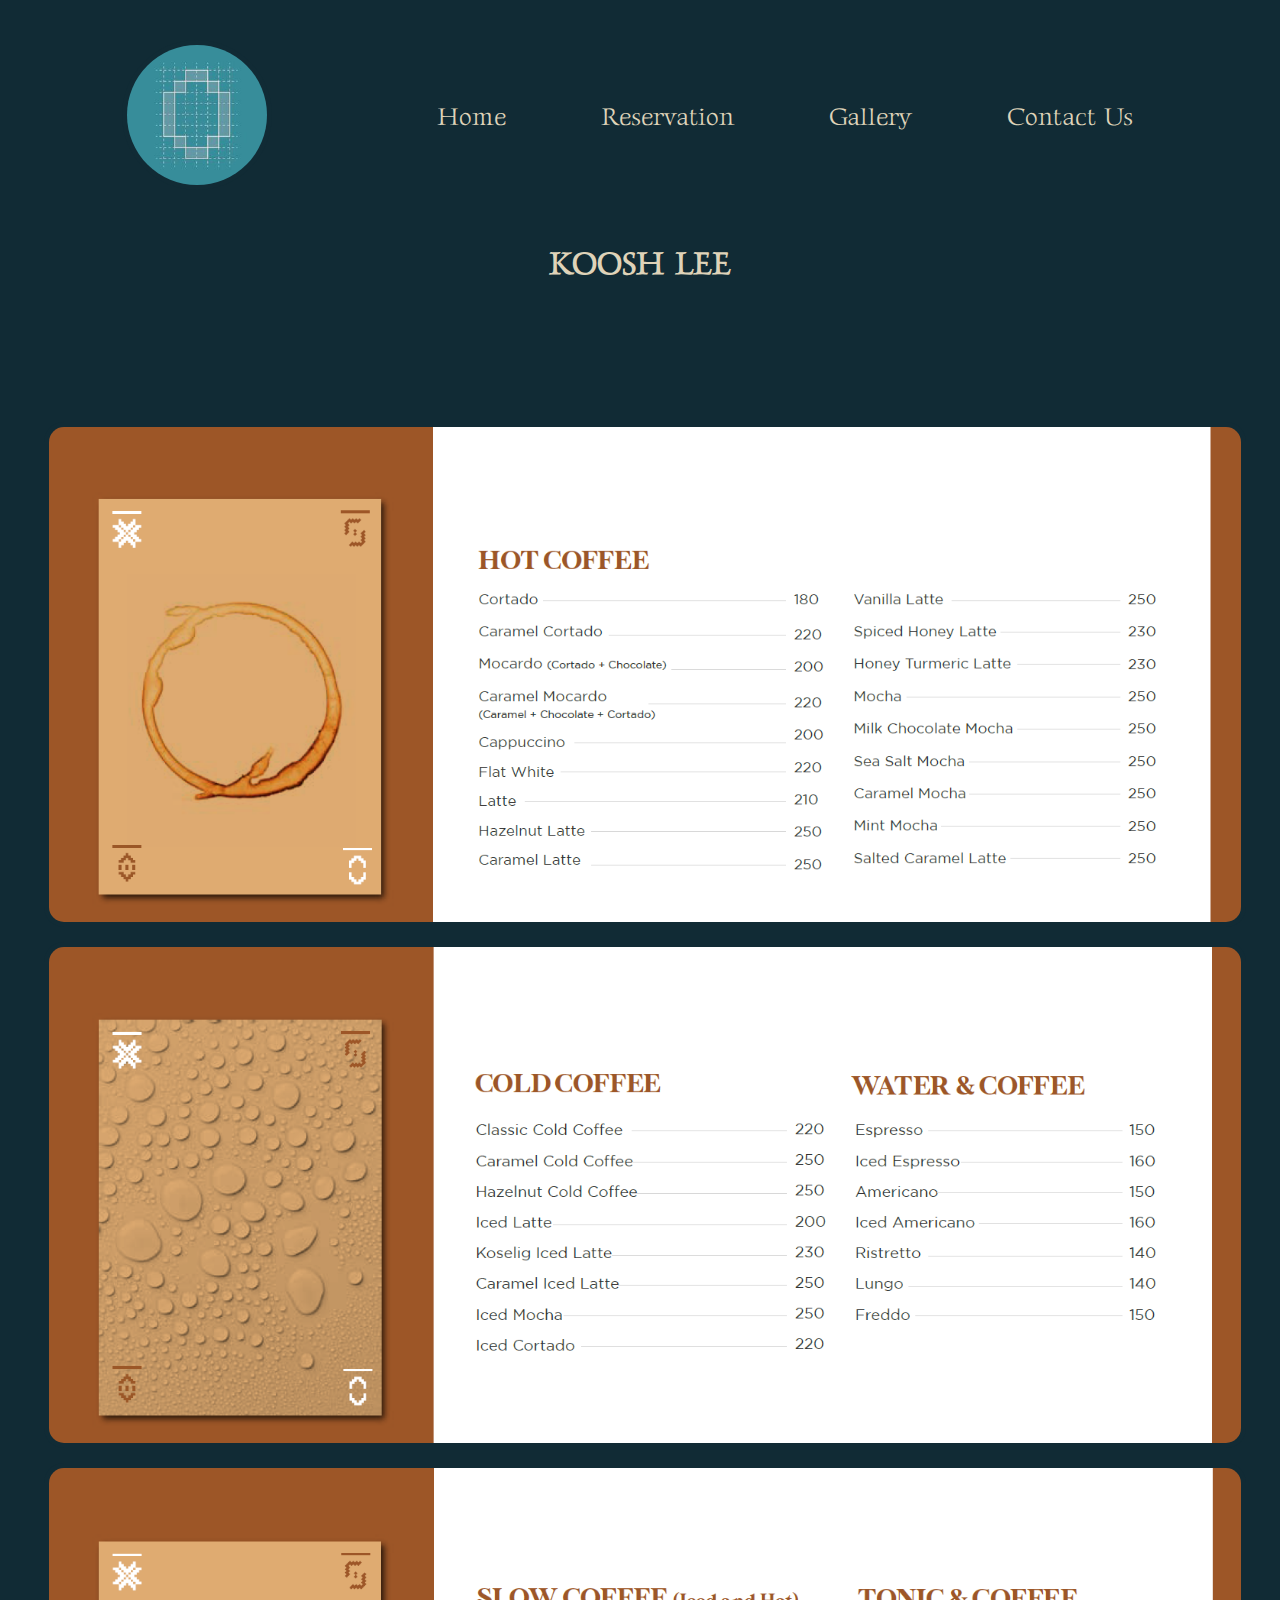
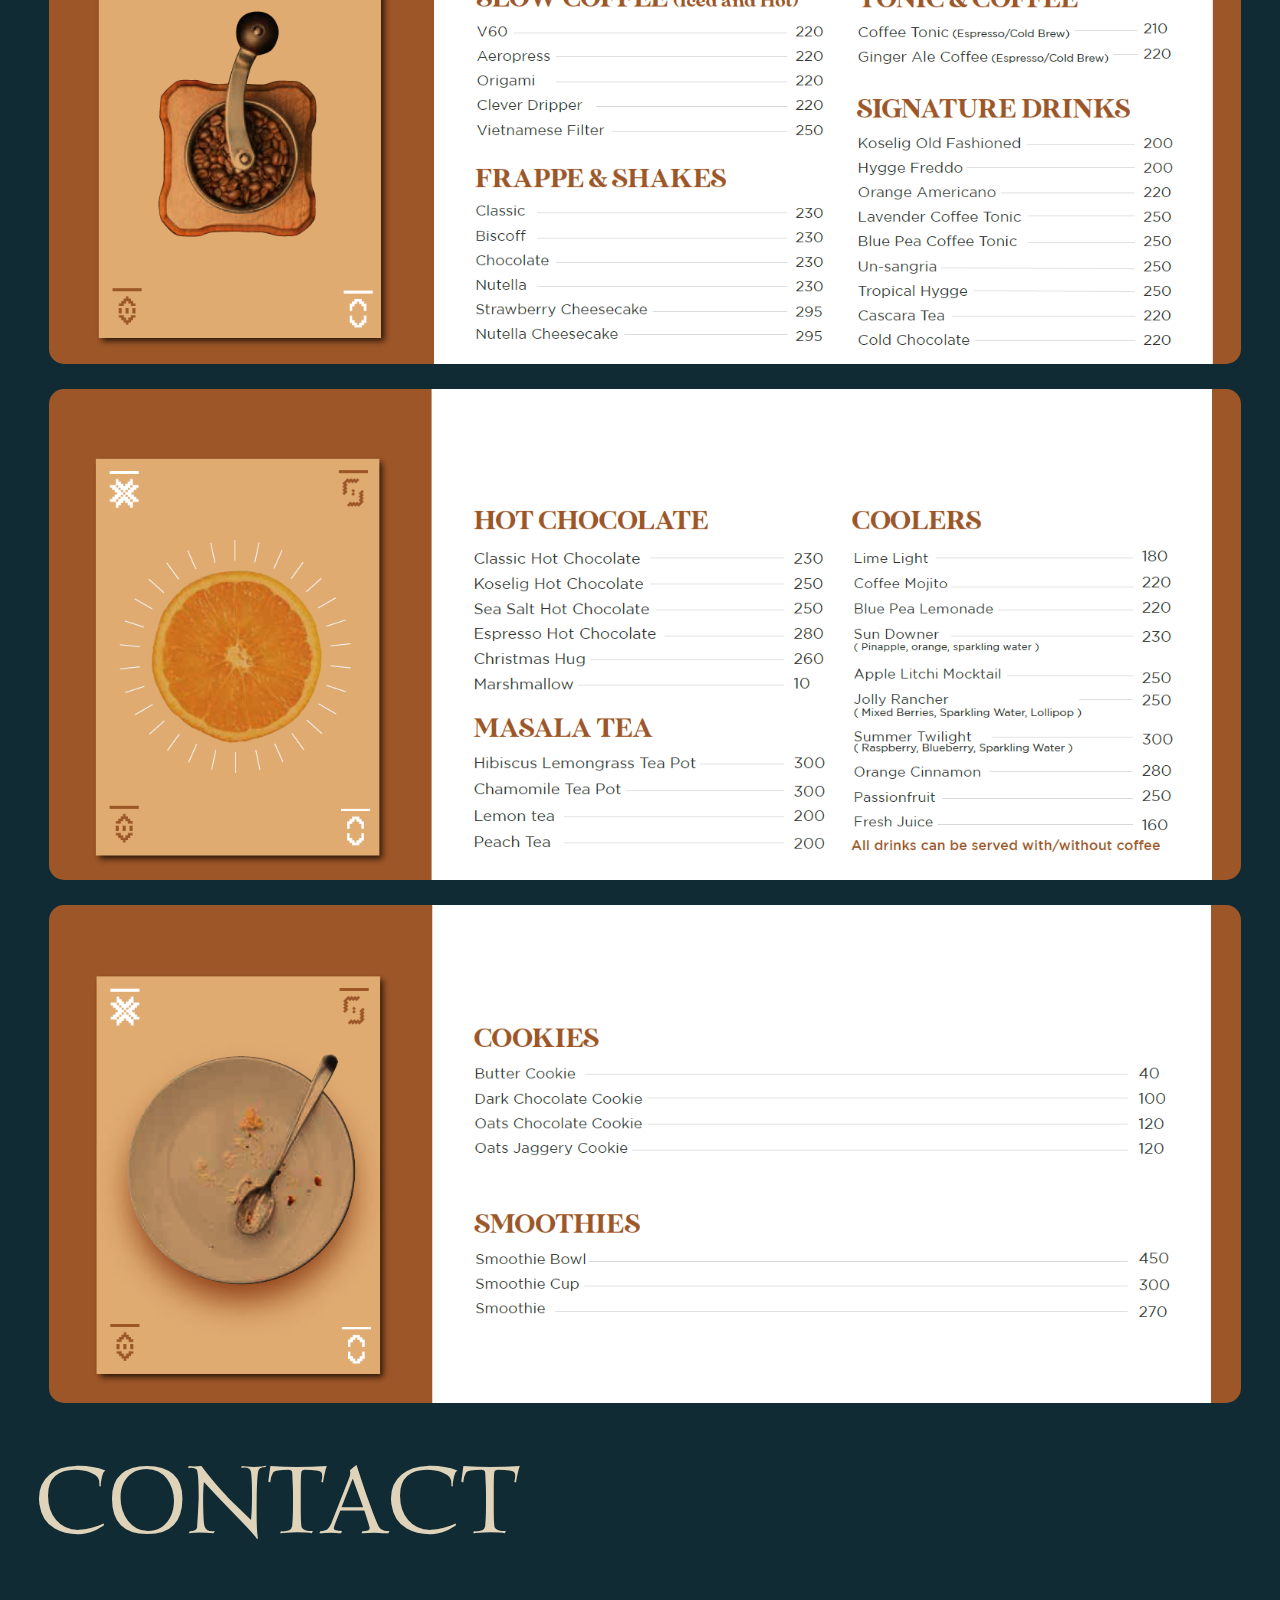
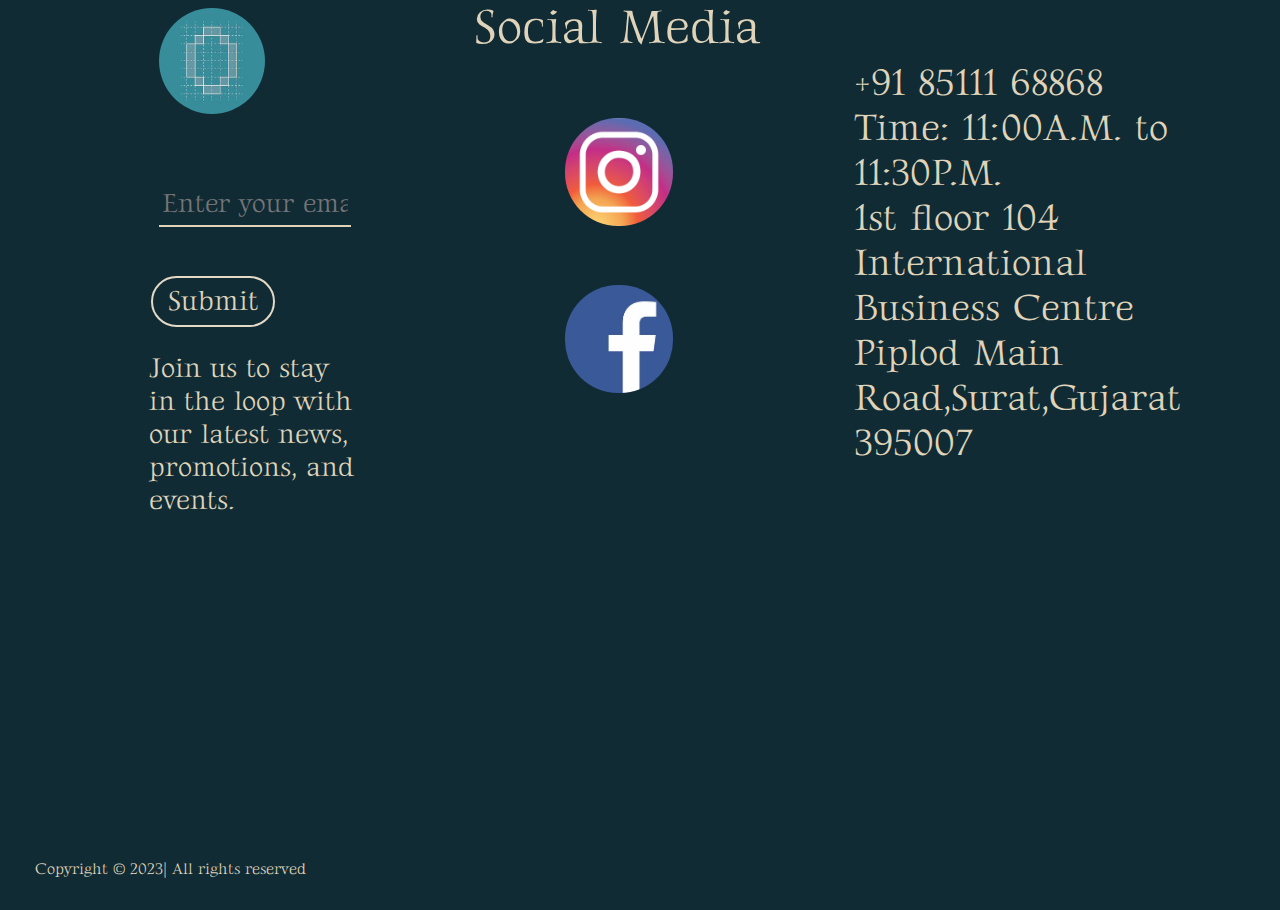
<file: menu_1.html>
<!DOCTYPE html>
<html lang="en">
  <head>
    <meta charset="UTF-8" />
    <meta http-equiv="X-UA-Compatible" content="IE=edge" />
    <meta name="viewport" content="width=device-width, initial-scale=1.0" />
    <title>Koosh lee</title>
    <link rel="stylesheet" href="css/menu_1.css" />
    <link
      href="https://fonts.googleapis.com/css2?family=Gideon+Roman&display=swap"
      rel="stylesheet"
    />
  </head>
  <body>
    <nav id="navbar">
      <div class="logo">
        <img src="img/logo2.jpg" alt="brand-logo" />
      </div>
      <ul>
        <li><a href="index.html">Home</a></li>
        <!-- <li><a href="#Concept">Concept</a></li> -->
        <!-- <li><a href="#Menu">Menu</a></li> -->
        <li><a href="Reservation.html">Reservation</a></li>
        <li><a href="gallery.html">Gallery</a></li>
        <li><a href="#contactUs">Contact Us</a></li>
      </ul>
    </nav>
    <div class="page-title-wrap">
      <div class="page-title">
        <h1 id="h1">KOOSH LEE<br /></h1>
        <div class="page-title_underline"></div>
      </div>
    </div>
    <div class="row">
      <div class="column">
        <img src="img/1.png" />
      </div>
      <div class="column">
        <img src="img/2.png" />
      </div>
      <div class="column">
        <img src="img/3.png" />
      </div>
      <div class="column">
        <img src="img/4.png" />
      </div>
      <div class="column">
        <img src="img/5.png" />
      </div>
    </div>
    <section class="contactus" id="contactUs">
      <h1 class="text-big">CONTACT</h1>
      <div class="contactusmain">
        <div class="left">
          <div class="contactlogo">
            <img src="img/logo2.jpg" alt="logo" />
          </div>
          <div class="contactbox">
            <div class="form">
            <form action="">
              <input
                type="email"
                name="email"
                id="email"
                placeholder="Enter your email"
              />
              
              
            </div>

            </form>
            <input type="submit" class="submit">
            <p class="promotext">
              Join us to stay in the loop with our latest
              news, promotions, and events.
            </p>
          </div>
        </div>
        <div class="mid">
          <h3 class="socialhandle">Social Media</h3>
          <div class="social">
            <!-- <i class="fa-brands fa-instagram"></i> -->
            <a href="https://www.instagram.com/koseligcoffee" target="_blank">
            <img src="img/insta-logo.webp" alt="instagram"></a>
            <a href="https://www.facebook.com/koseligsurat/about" target="_blank">
            <img src="img/logo_fb.jpg" alt="facebook"></a>
          </div>



        </div>
        <div class="right">
          <div class="rightcontact">
            <p class="rightcontactcontent">
              +91 85111 68868
              <br>
              Time: 11:00A.M. to 11:30P.M.<br>
              1st floor 104<br>International Business Centre<br>Piplod Main Road,Surat,Gujarat<br>395007
            </p>
          </div>
        </div>
      </div>
    </section>
    <footer>
      <p class="text-footer">Copyright &copy 2023| All rights reserved</p>
    </footer>
  </body>
</html>
</file>
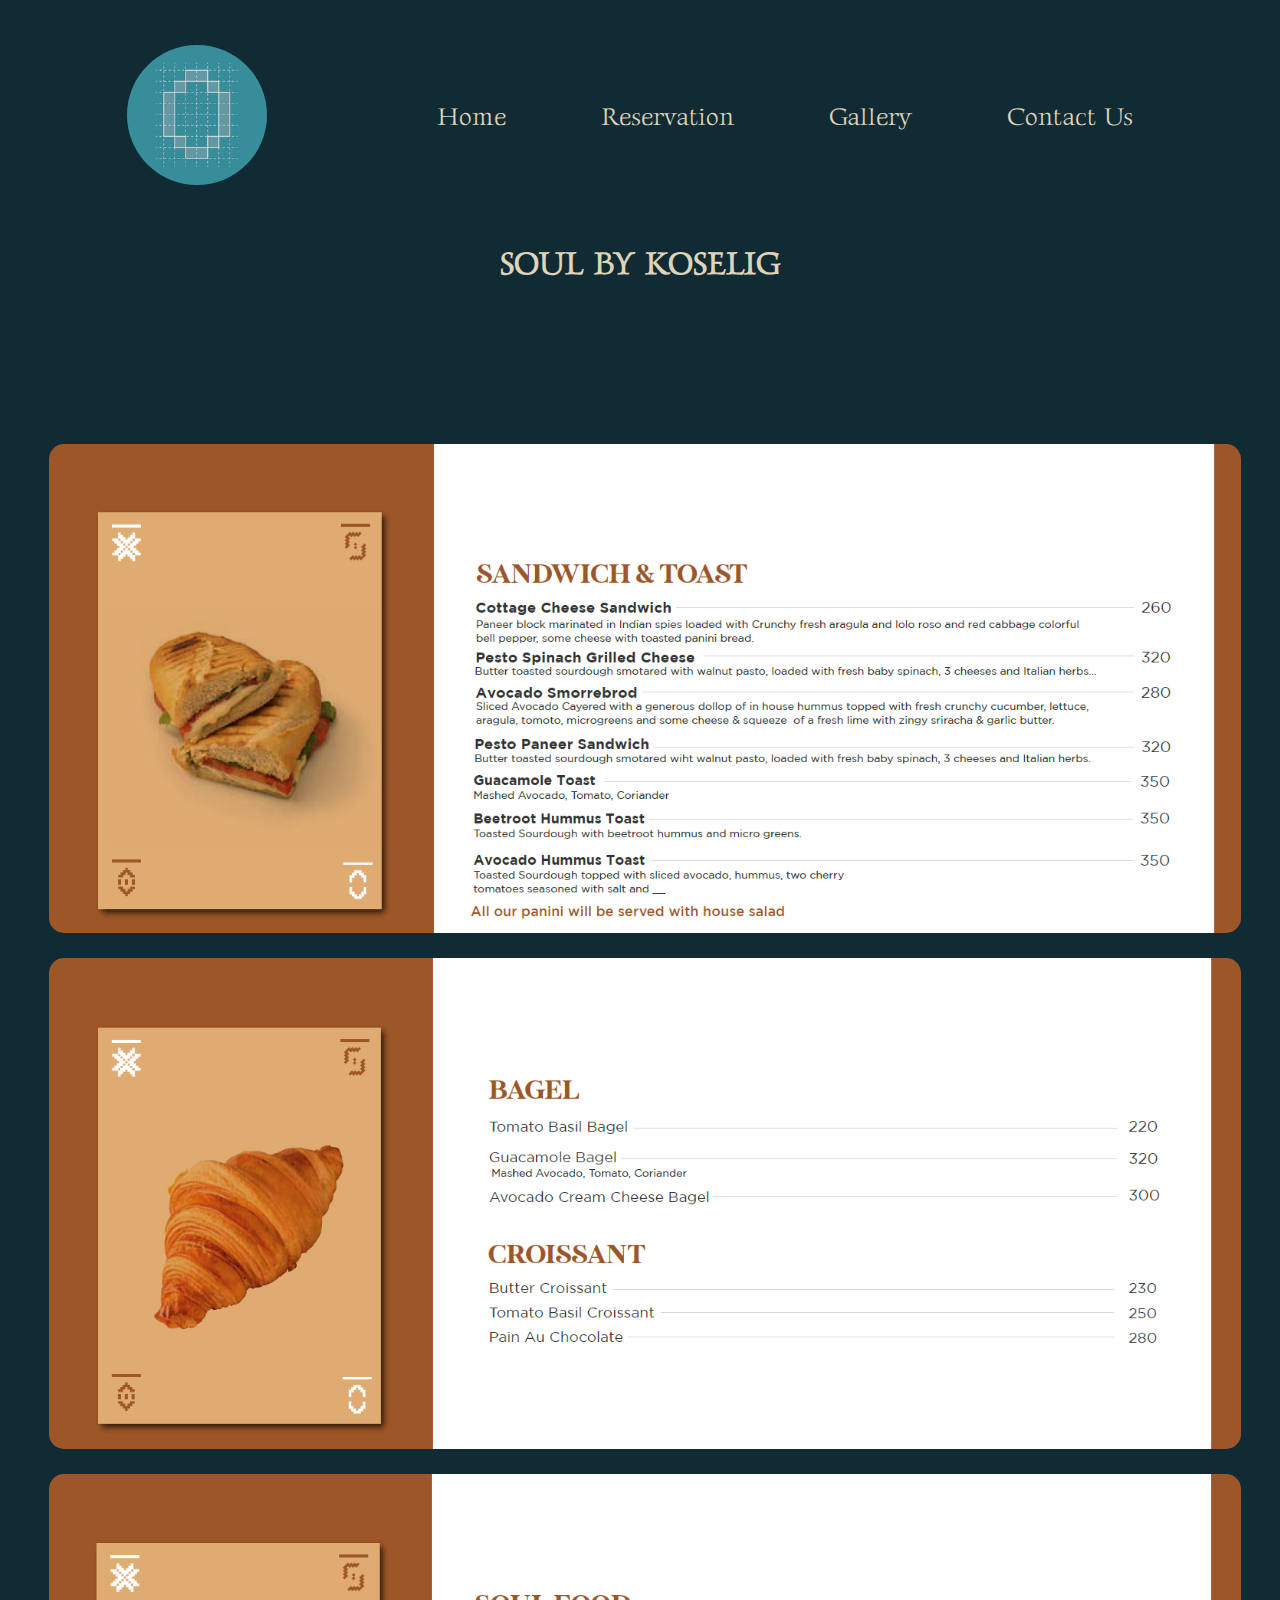
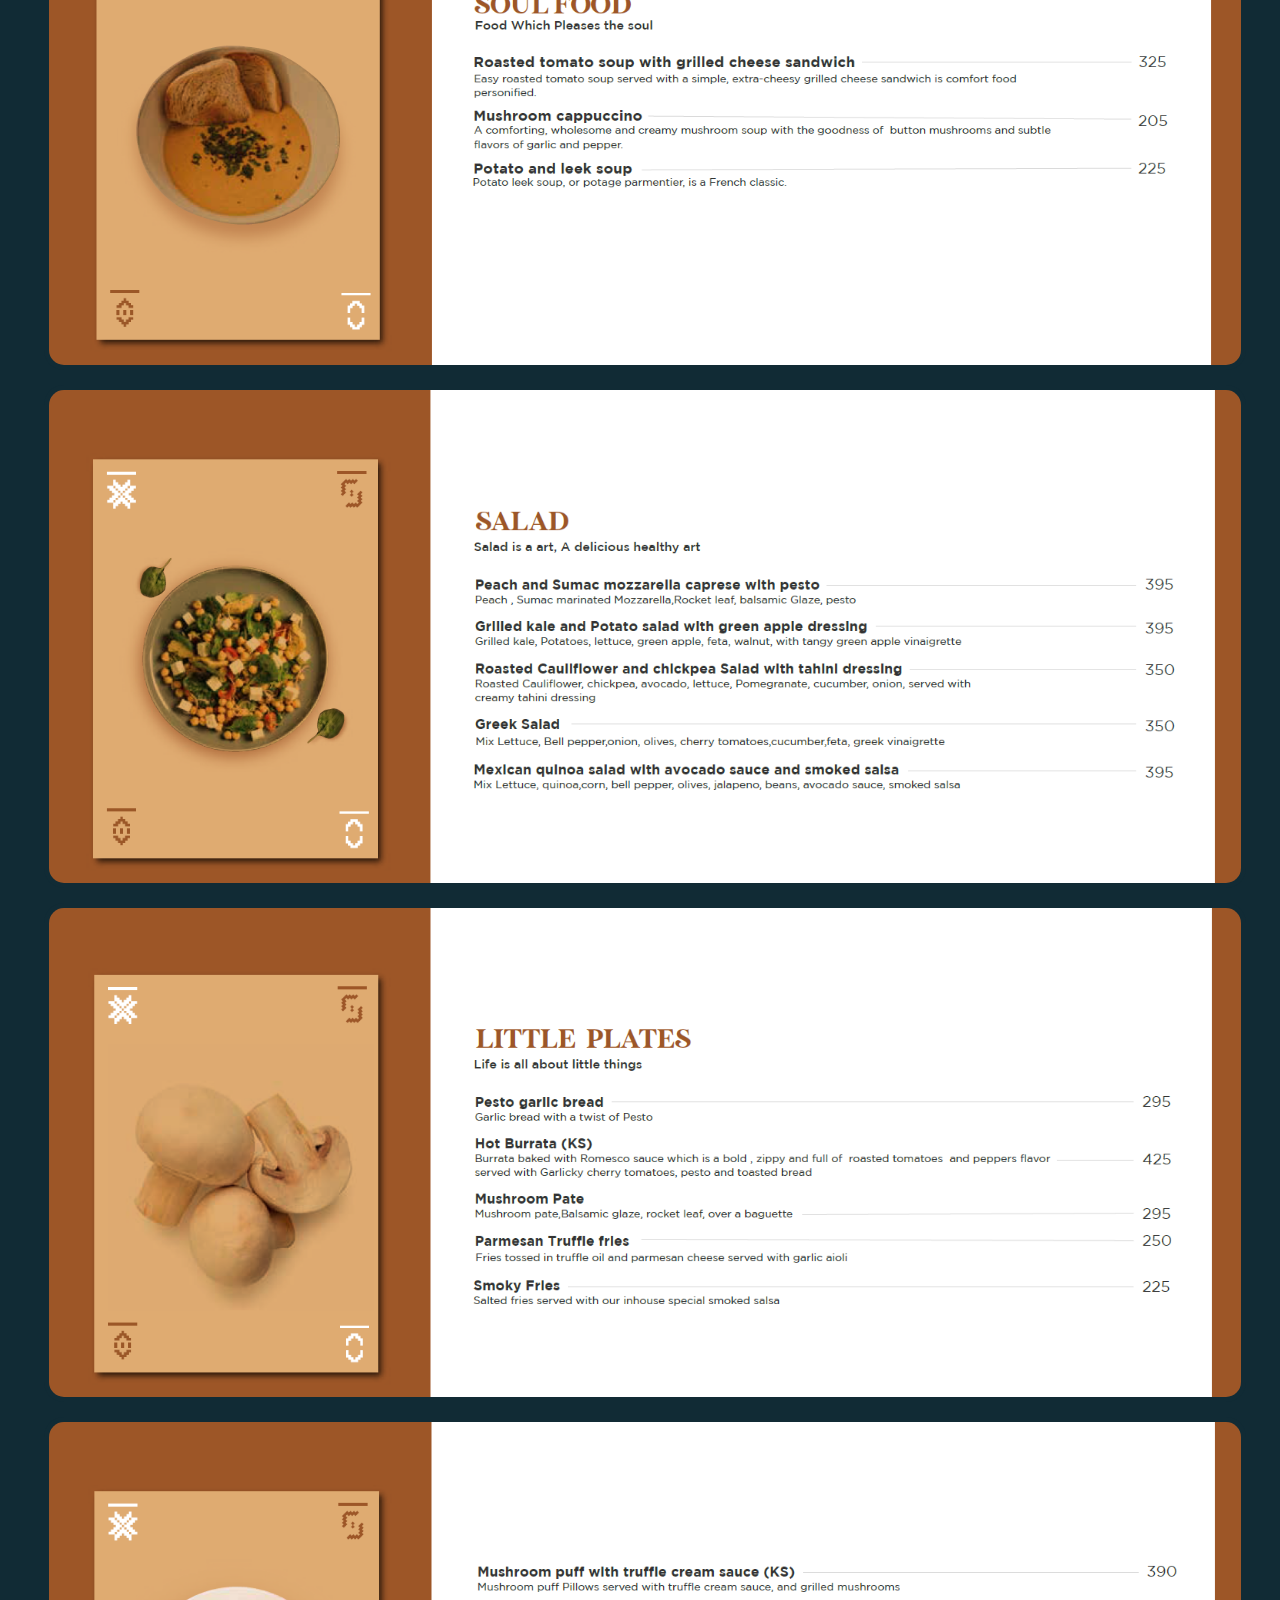
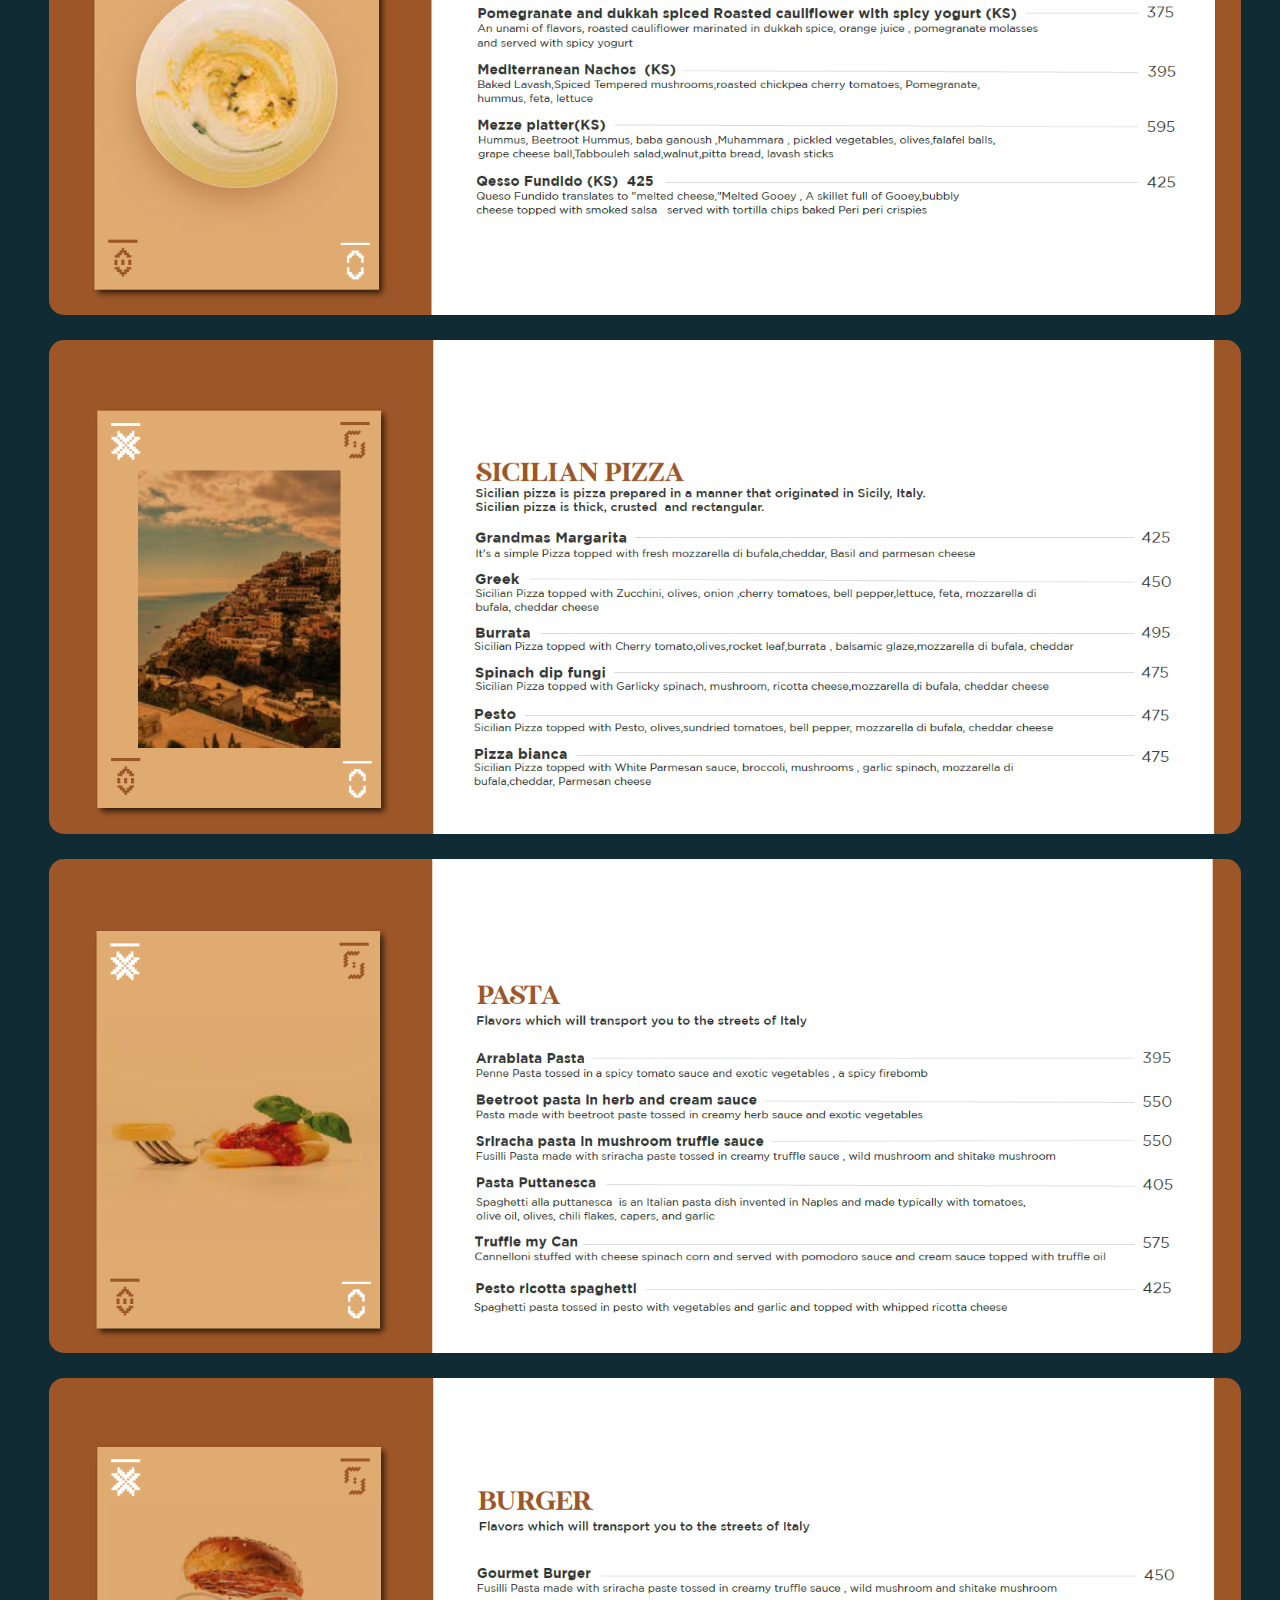
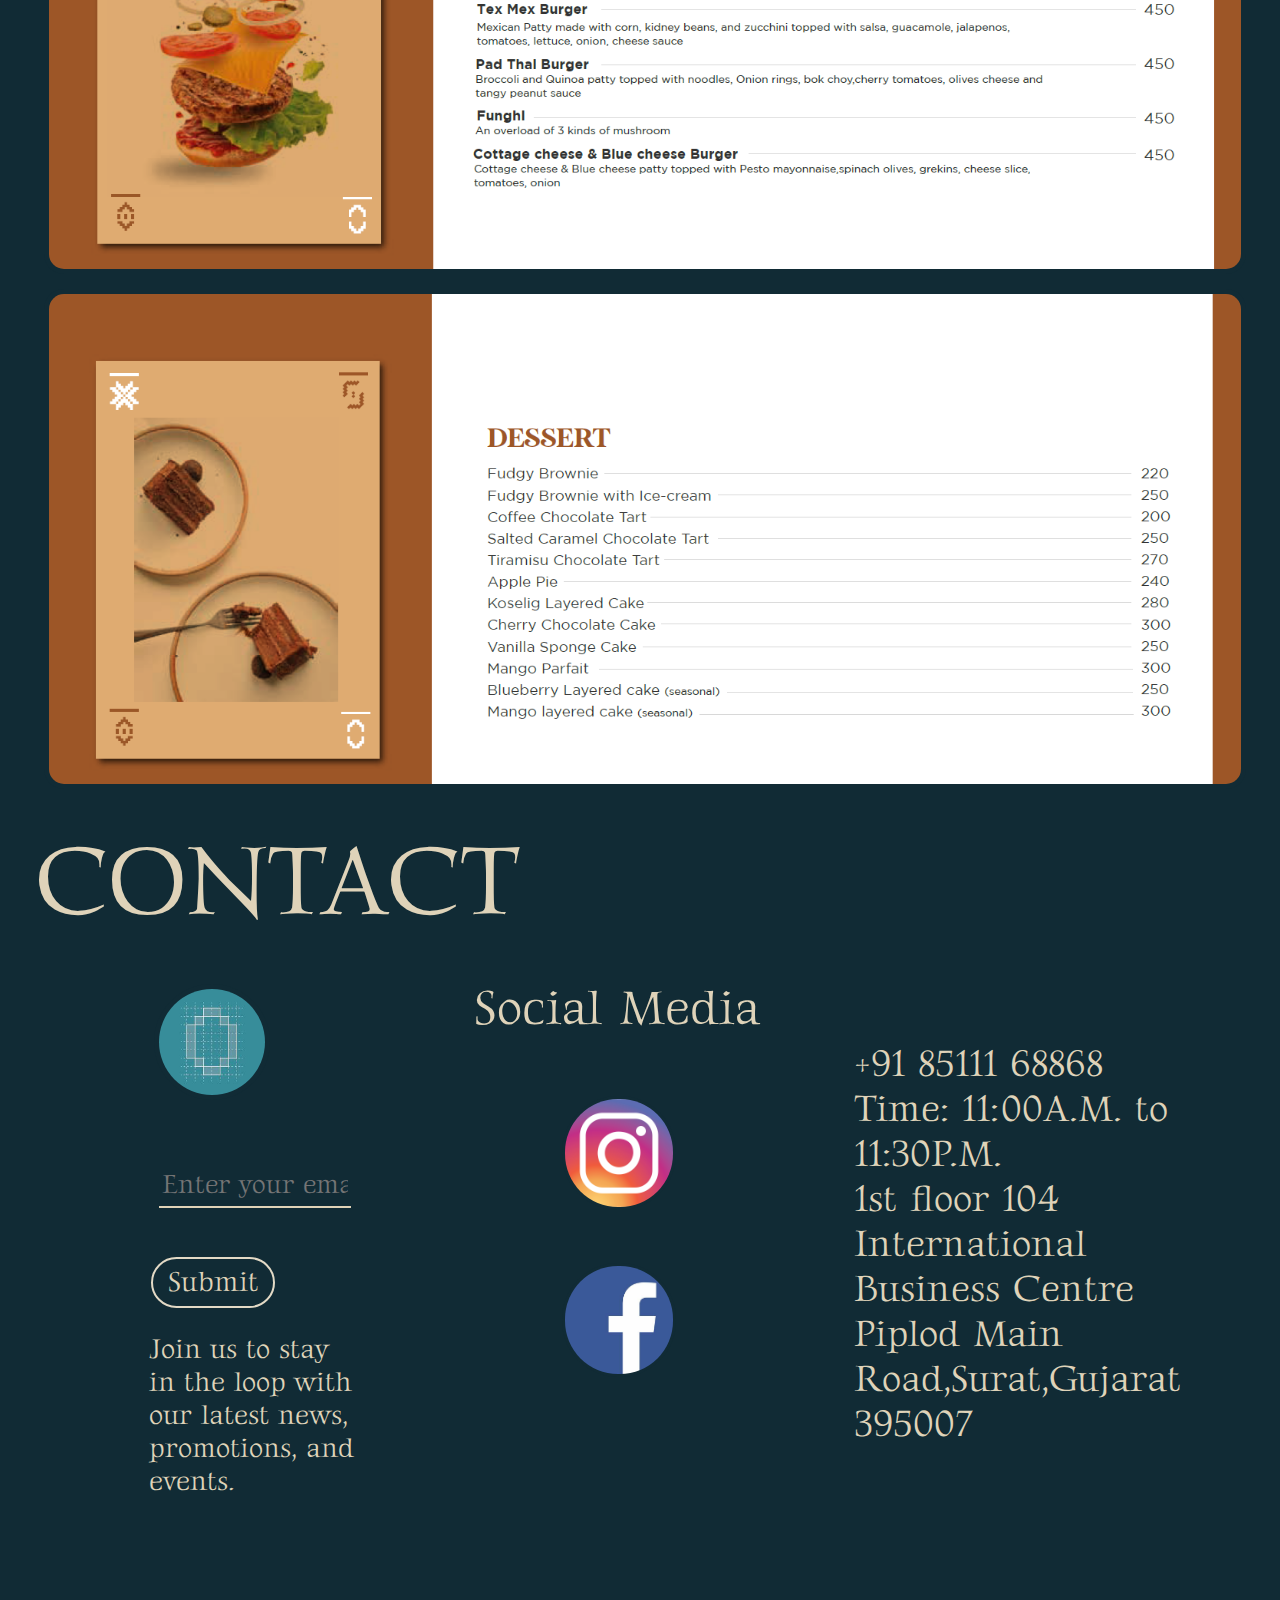
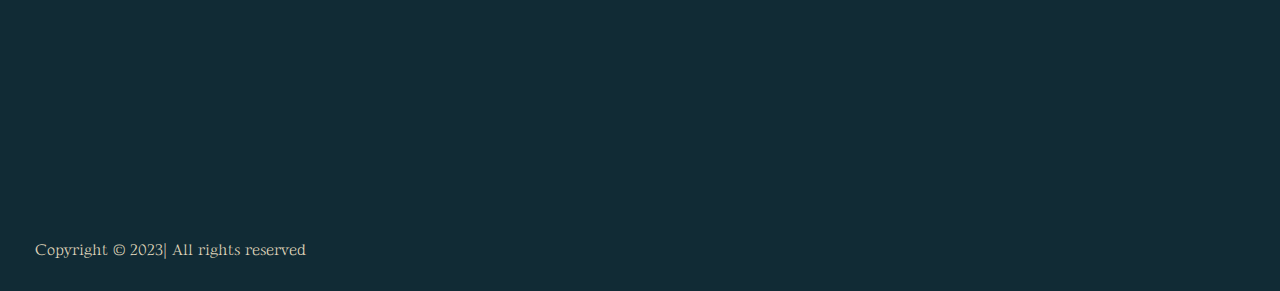
<file: menu_2.html>
<!DOCTYPE html>
<html lang="en">
  <head>
    <meta charset="UTF-8" />
    <meta http-equiv="X-UA-Compatible" content="IE=edge" />
    <meta name="viewport" content="width=device-width, initial-scale=1.0" />
    <title>Soul by Koselig</title>
    <link rel="stylesheet" href="css/menu_2.css" />
    <link
      href="https://fonts.googleapis.com/css2?family=Gideon+Roman&display=swap"
      rel="stylesheet"
    />
  </head>
  <body>
    <nav id="navbar">
      <div class="logo">
        <img src="img/logo2.jpg" alt="brand-logo" />
      </div>
      <ul>
        <li><a href="index.html">Home</a></li>
        <!-- <li><a href="#Concept">Concept</a></li> -->
        <!-- <li><a href="#Menu">Menu</a></li> -->
        <li><a href="Reservation.html">Reservation</a></li>
        <li><a href="gallery.html">Gallery</a></li>
        <li><a href="#contactUs">Contact Us</a></li>
      </ul>
    </nav>
    <div class="page-title-wrap">
      <div class="page-title">
        <h1 id="h1">SOUL BY KOSELIG<br /></h1>
        <div class="page-title_underline"></div>
      </div>
    </div>
    <div class="row">
      <div class="column">
        <img src="img/A.png" />
      </div>
      <div class="column">
        <img src="img/B.png" />
      </div>
      <div class="column">
        <img src="img/C.png" />
      </div>
      <div class="column">
        <img src="img/D.png" />
      </div>
      <div class="column">
        <img src="img/E.png" />
      </div>
      <div class="column">
        <img src="img/F.png" />
      </div>
      <div class="column">
        <img src="img/G.png" />
      </div>
      <div class="column">
        <img src="img/H.png" />
      </div>
      <div class="column">
        <img src="img/I.png" />
      </div>
      <div class="column">
        <img src="img/J.png" />
      </div>
    </div>
    <section class="contactus" id="contactUs">
      <h1 class="text-big">CONTACT</h1>
      <div class="contactusmain">
        <div class="left">
          <div class="contactlogo">
            <img src="img/logo2.jpg" alt="logo" />
          </div>
          <div class="contactbox">
            <div class="form">
            <form action="">
              <input
                type="email"
                name="email"
                id="email"
                placeholder="Enter your email"
              />
              
              
            </div>

            </form>
            <input type="submit" class="submit">
            <p class="promotext">
              Join us to stay in the loop with our latest
              news, promotions, and events.
            </p>
          </div>
        </div>
        <div class="mid">
          <h3 class="socialhandle">Social Media</h3>
          <div class="social">
            <!-- <i class="fa-brands fa-instagram"></i> -->
            <a href="https://www.instagram.com/koseligcoffee" target="_blank">
            <img src="img/insta-logo.webp" alt="instagram"></a>
            <a href="https://www.facebook.com/koseligsurat/about" target="_blank">
            <img src="img/logo_fb.jpg" alt="facebook"></a>
          </div>



        </div>
        <div class="right">
          <div class="rightcontact">
            <p class="rightcontactcontent">
              +91 85111 68868
              <br>
              Time: 11:00A.M. to 11:30P.M.<br>
              1st floor 104<br>International Business Centre<br>Piplod Main Road,Surat,Gujarat<br>395007
            </p>
          </div>
        </div>
      </div>
    </section>
    <footer>
      <p class="text-footer">Copyright &copy 2023| All rights reserved</p>
    </footer>
  </body>
</html>
</file>
<file: css/menu_1.css>
* {
  margin: 5px;
  padding: 5px;
  box-sizing: border-box;
  font-family: "Gideon Roman", cursive;
  color: #dfd3b9;
  background-color: rgb(17, 43, 53);
  /* font-family: operetta-12, sans-serif; */
}
html {
  scroll-behavior: smooth;
}

#navbar {
  width: 100%;
  position: absolute;
  top: 0;
  left: 0;
  padding: 20px 8%;
  display: flex;
  align-items: center;
  justify-content: space-between;
}

@media screen and (max-width: 440px) {
  #navbar {
    width: 100%;
    position: absolute;
    top: 0;
    left: 0;
    padding: 15px 4%;
    display: flex;
    align-items: center;
    justify-content: space-between;
  }
}

#navbar ul {
  margin-left: 30px;
  margin-right: 0px;
}

#navbar ul li {
  list-style: none;
  display: inline-block;
  margin: 30px;
}

@media screen and (max-width: 991px) {
  #navbar ul li {
    list-style: none;
    display: inline-block;
    margin: 10px;
  }
}

@media screen and (max-width: 650px) {
  #navbar ul li {
    list-style: none;
    display: inline-block;
    margin: 1px;
  }
}

.logo img {
  width: 150px;
  border-radius: 80px;
}

@media screen and (max-width: 991px) {
  .logo img {
    width: 70px;
  }
}

@media screen and (max-width: 550px) {
  .logo img {
    width: 50px;
  }
}

#navbar ul li a {
  text-decoration: none;
  /* color: #ffff; */
  font-size: 25px;
}

@media screen and (max-width: 991px) {
  #navbar ul li a {
    text-decoration: none;
    /* color: #ffff; */
    font-size: 18px;
  }
}

@media screen and (max-width: 650px) {
  #navbar ul li a {
    text-decoration: none;
    /* color: #ffff; */
    font-size: 15px;
  }
}

.page-title-wrap {
  display: -webkit-box;
  display: -webkit-flex;
  display: -ms-flexbox;
  display: flex;
  margin-bottom: 83px;
  margin-top: 200px;
  -webkit-box-pack: center;
  -webkit-justify-content: center;
  -ms-flex-pack: center;
  justify-content: center;
}

.row {
  margin-top: 22px;
}

.column {
  flex: 100%;
  padding: 0 4px;
}
.column img {
  border-radius: 20px;
  min-height: 15vw;
  width: 100%;
  height: 100%;
  object-fit: cover;
  max-width: 100%;
  vertical-align: middle;
  display: inline-block;
}
.contactus {
  margin: 0px 0px;
  width: 100%;
  height: 93vh;
  background-color: rgb(17, 43, 53);
  /* color: aliceblue; */
}
.text-big
{
  font-size: 100px;
  font-weight: 200;
}
.contactusmain {
  width: 100%;
  display: flex;
}
.left {
  display: flex;
  flex-direction: column;
  width: 33%;
}
.contactlogo {
  width: 50%;
  padding: 5px 10px;
  margin: 7px 53px;
}
.contactlogo img {
  width: 60%;
  /* border: 3px solid white; */
  /* padding: 10px; */
  border-radius: 60px;
}
.contactbox {
  width: 80%;
  padding: 5px 0px;
  margin-left: 60px;

  /* border-bottom: 2px solid white; */
}
.form input {
  width: 80%;
  background: none;
  margin: 14px;
  padding: 5px 3px;
  margin-left: 0;
  border: none;
  outline: none;
  font-size: 19px;
  border-bottom: 2px solid #e0d3b8;

  /* border: 2px solid grey; */
  /* border-radius: 10px; */
}
.form {
  width: 230px;
}
.promotext {
  width: 230px;
}
.submit {
  padding: 6px 20px;
  border: 2px solid #e3dac6;
  background-color: rgb(17, 43, 53);
  /* color: white; */
  /* margin: 17px; */
  margin: 15px;
  margin-left: 12px;
  font-size: 1.5rem;
  border-radius: 20px;
  cursor: pointer;
}
.submit:hover {
  color: #e0c585;
}

.mid {
  width: 33%;
}
.socialhandle {
  font-size: 30px;
  font-weight: 100;
  text-align: center;
}
.social {
  display: flex;
  flex-direction: column;
  text-align: center;
  width: 100%;
  margin: 8px 2px;
  padding: 3px;
}
.social a {
  width: 100%;
  margin: 10px -10px;
  padding: 3px;
  /* border-radius: 30px; */
  /* border-radius: 30px; */
}
.social a img {
  width: 30%;
  margin: 10px 10px;
  padding: 3px;
  border-radius: 40px;
}
.right {
  width: 33%;
}
.rightcontact {
  font-size: 20px;
  font-weight: 100;
  /* text-align: center; */
  justify-content: center;
  padding: 58px 5px;
}
.rightcontactcontent {
  align-items: center;
  justify-content: center;
  font-size: 30px;
}
@media only screen and (max-width: 2500px) {
  .contactlogo {
    width: 55%;
    margin: 7px 103px;
  }
  .contactlogo img {
    border-radius: 156px;
  }
  .contactbox {
    margin-left: 130px;
  }
  .form {
    width: 500px;
  }
  .form input {
    font-size: 54px;
  }
  .submit {
    font-size: 3rem;
    border-radius: 40px;
  }
  .promotext {
    width: 435px;
    font-size: 50px;
  }
  .mid {
    width: 33%;
  }
  .socialhandle {
    font-size: 62px;
  }
  .social a img {
    border-radius: 56px;
  }
  .social a {
    margin: 31px 0px;
  }
  .social {
    margin: 40px 2px;
  }
  .right {
    width: 40%;
  }
  .rightcontactcontent {
    font-size: 60px;
  }
  .left {
    width: 30%;
  }
  .contactus
  {
    height: 120vh;
  }
}
@media only screen and (max-width: 2000px) {
  .contactus {
    height: 101vh;
  }
  .promotext {
    font-size: 44px;
  }
  .rightcontactcontent {
    font-size: 52px;
  }
}
@media only screen and (max-width: 1500px) {
  .contactlogo {
    width: 60%;
    margin: 5px 94px;
  }
  .form {
    width: 270px;
  }
  .form input {
    font-size: 27px;
  }
  .promotext {
    width: 220px;
    font-size: 28px;
  }
  .submit {
    padding: 6px 15px;
    font-size: 1.8rem;
    border-radius: 40px;
  }
  .mid {
    width: 33%;
  }
  .right {
    width: 33%;
  }
  .contactbox {
    margin-left: 94px;
  }

  .rightcontactcontent {
    font-size: 38px;
  }
  .socialhandle {
    font-size: 50px;
  }
  .social {
    margin: 25px 2px;
  }
  .social a {
    margin: 11px 0px;
  }
  .contactus {
    height: 113vh;
  }
}
@media only screen and (max-width: 920px) {
  .contactlogo {
    width: 45%;
  }
  .form {
    width: 220px;
  }
  .promotext {
    width: 190px;
  }
  .submit {
    padding: 6px 15px;
  }
  .mid {
    width: 30%;
  }
  .right {
    width: 42%;
  }

  .rightcontactcontent {
    font-size: 25px;
  }
}
@media only screen and (max-width: 650px) {
  .contactlogo {
    width: 45%;
  }
  .form {
    width: 145px;
  }
  .promotext {
    width: 150px;
  }
  .submit {
    padding: 6px 15px;
    font-size: 1.1rem;
    padding: 4px 7px;
  }
  .mid {
    width: 26%;
  }
  .right {
    width: 50%;
  }

  .rightcontactcontent {
    font-size: 20px;
  }
}
@media only screen and (max-width: 530px) {
  .contactlogo {
    width: 45%;
  }
  .form {
    width: 80px;
  }
  .promotext {
    width: 70px;
  }
  .submit {
    padding: 6px 15px;
    font-size: 0.6rem;
    padding: 4px 7px;
  }
  .mid {
    width: 25%;
  }
  .socialhandle {
    font-size: 20px;
  }
  .social a {
    width: 109%;
  }
  .right {
    width: 50%;
  }

  .rightcontactcontent {
    font-size: 16px;
  }
}
@media only screen and (max-width: 416px) {
  .contactlogo {
    width: 67%;
    margin-left: 0;
  }
  .contactlogo img {
    width: 80%;
  }
  .form {
    width: 80px;
    font-size: 13px;
    margin-top: 0;
    padding-left: 0px;
  }
  .contactbox {
    margin-left: 8px;
  }
  .promotext {
    width: 50px;
    font-size: 9px;
  }
  .submit {
    padding: 6px 15px;
    font-size: 0.5rem;
    padding: 4px 4px;
    margin-top: 9px;
  }
  .mid {
    width: 25%;
  }
  .socialhandle {
    font-size: 16px;
  }
  .social a {
    width: 120%;
    margin-bottom: 0px;
  }
  .right {
    width: 50%;
  }

  .rightcontactcontent {
    font-size: 13px;
  }
}
footer {
  margin: 0px 0px;
  width: 100%;
  height: 5vh;
  background-color: rgb(17, 43, 53);
}
@media only screen and (max-width: 380px) {
  footer {
    font-size: 13px;
  }
}
</file>
<file: css/menu_2.css>
* {
  margin: 5px;
  padding: 5px;
  box-sizing: border-box;
  font-family: "Gideon Roman", cursive;
  color: #dfd3b9;
  background-color: rgb(17, 43, 53);
  /* font-family: operetta-12, sans-serif; */
}
html {
  scroll-behavior: smooth;
}

#navbar {
  width: 100%;
  position: absolute;
  top: 0;
  left: 0;
  padding: 20px 8%;
  display: flex;
  align-items: center;
  justify-content: space-between;
}

@media screen and (max-width: 440px) {
  #navbar {
    width: 100%;
    position: absolute;
    top: 0;
    left: 0;
    padding: 15px 4%;
    display: flex;
    align-items: center;
    justify-content: space-between;
  }
}

#navbar ul {
  margin-left: 30px;
  margin-right: 0px;
}

#navbar ul li {
  list-style: none;
  display: inline-block;
  margin: 30px;
}

@media screen and (max-width: 991px) {
  #navbar ul li {
    list-style: none;
    display: inline-block;
    margin: 10px;
  }
}

@media screen and (max-width: 650px) {
  #navbar ul li {
    list-style: none;
    display: inline-block;
    margin: 1px;
  }
}

.logo img {
  width: 150px;
  border-radius: 80px;
}

@media screen and (max-width: 991px) {
  .logo img {
    width: 70px;
  }
}

@media screen and (max-width: 550px) {
  .logo img {
    width: 50px;
  }
}

#navbar ul li a {
  text-decoration: none;
  /* color: #ffff; */
  font-size: 25px;
}

@media screen and (max-width: 991px) {
  #navbar ul li a {
    text-decoration: none;
    /* color: #ffff; */
    font-size: 18px;
  }
}

@media screen and (max-width: 650px) {
  #navbar ul li a {
    text-decoration: none;
    /* color: #ffff; */
    font-size: 15px;
  }
}

.page-title-wrap {
  display: -webkit-box;
  display: -webkit-flex;
  display: -ms-flexbox;
  display: flex;
  margin-bottom: 83px;
  margin-top: 200px;
  -webkit-box-pack: center;
  -webkit-justify-content: center;
  -ms-flex-pack: center;
  justify-content: center;
}

.row {
  margin-top: 100px;
}

.column {
  flex: 100%;
  padding: 0 4px;
}
.column img {
  border-radius: 20px;
  min-height: 15vw;
  width: 100%;
  height: 100%;
  object-fit: cover;
  max-width: 100%;
  vertical-align: middle;
  display: inline-block;
}
.text-big
{
  font-size: 100px;
  font-weight: 200;
}
.contactus {
  margin: 0px 0px;
  width: 100%;
  height: 93vh;
  background-color: rgb(17, 43, 53);
  /* color: aliceblue; */
}
.contactusmain {
  width: 100%;
  display: flex;
}
.left {
  display: flex;
  flex-direction: column;
  width: 33%;
}
.contactlogo {
  width: 50%;
  padding: 5px 10px;
  margin: 7px 53px;
}
.contactlogo img {
  width: 60%;
  /* border: 3px solid white; */
  /* padding: 10px; */
  border-radius: 60px;
}
.contactbox {
  width: 80%;
  padding: 5px 0px;
  margin-left: 60px;

  /* border-bottom: 2px solid white; */
}
.form input {
  width: 80%;
  background: none;
  margin: 14px;
  padding: 5px 3px;
  margin-left: 0;
  border: none;
  outline: none;
  font-size: 19px;
  border-bottom: 2px solid #e0d3b8;

  /* border: 2px solid grey; */
  /* border-radius: 10px; */
}
.form {
  width: 230px;
}
.promotext {
  width: 230px;
}
.submit {
  padding: 6px 20px;
  border: 2px solid #e3dac6;
  background-color: rgb(17, 43, 53);
  /* color: white; */
  /* margin: 17px; */
  margin: 15px;
  margin-left: 12px;
  font-size: 1.5rem;
  border-radius: 20px;
  cursor: pointer;
}
.submit:hover {
  color: #e0c585;
}

.mid {
  width: 33%;
}
.socialhandle {
  font-size: 30px;
  font-weight: 100;
  text-align: center;
}
.social {
  display: flex;
  flex-direction: column;
  text-align: center;
  width: 100%;
  margin: 8px 2px;
  padding: 3px;
}
.social a {
  width: 100%;
  margin: 10px -10px;
  padding: 3px;
  /* border-radius: 30px; */
  /* border-radius: 30px; */
}
.social a img {
  width: 30%;
  margin: 10px 10px;
  padding: 3px;
  border-radius: 40px;
}
.right {
  width: 33%;
}
.rightcontact {
  font-size: 20px;
  font-weight: 100;
  /* text-align: center; */
  justify-content: center;
  padding: 58px 5px;
}
.rightcontactcontent {
  align-items: center;
  justify-content: center;
  font-size: 30px;
}
@media only screen and (max-width: 2500px) {
  .contactlogo {
    width: 55%;
    margin: 7px 103px;
  }
  .contactlogo img {
    border-radius: 156px;
  }
  .contactbox {
    margin-left: 130px;
  }
  .form {
    width: 500px;
  }
  .form input {
    font-size: 54px;
  }
  .submit {
    font-size: 3rem;
    border-radius: 40px;
  }
  .promotext {
    width: 435px;
    font-size: 50px;
  }
  .mid {
    width: 33%;
  }
  .socialhandle {
    font-size: 62px;
  }
  .social a img {
    border-radius: 56px;
  }
  .social a {
    margin: 31px 0px;
  }
  .social {
    margin: 40px 2px;
  }
  .right {
    width: 40%;
  }
  .rightcontactcontent {
    font-size: 60px;
  }
  .left {
    width: 30%;
  }
  .contactus
  {
    height: 120vh;
  }
}
@media only screen and (max-width: 2000px) {
  .contactus {
    height: 101vh;
  }
  .promotext {
    font-size: 44px;
  }
  .rightcontactcontent {
    font-size: 52px;
  }
}
@media only screen and (max-width: 1500px) {
  .contactlogo {
    width: 60%;
    margin: 5px 94px;
  }
  .form {
    width: 270px;
  }
  .form input {
    font-size: 27px;
  }
  .promotext {
    width: 220px;
    font-size: 28px;
  }
  .submit {
    padding: 6px 15px;
    font-size: 1.8rem;
    border-radius: 40px;
  }
  .mid {
    width: 33%;
  }
  .right {
    width: 33%;
  }
  .contactbox {
    margin-left: 94px;
  }

  .rightcontactcontent {
    font-size: 38px;
  }
  .socialhandle {
    font-size: 50px;
  }
  .social {
    margin: 25px 2px;
  }
  .social a {
    margin: 11px 0px;
  }
  .contactus {
    height: 113vh;
  }
}
@media only screen and (max-width: 920px) {
  .contactlogo {
    width: 45%;
  }
  .form {
    width: 220px;
  }
  .promotext {
    width: 190px;
  }
  .submit {
    padding: 6px 15px;
  }
  .mid {
    width: 30%;
  }
  .right {
    width: 42%;
  }

  .rightcontactcontent {
    font-size: 25px;
  }
}
@media only screen and (max-width: 650px) {
  .contactlogo {
    width: 45%;
  }
  .form {
    width: 145px;
  }
  .promotext {
    width: 150px;
  }
  .submit {
    padding: 6px 15px;
    font-size: 1.1rem;
    padding: 4px 7px;
  }
  .mid {
    width: 26%;
  }
  .right {
    width: 50%;
  }

  .rightcontactcontent {
    font-size: 20px;
  }
}
@media only screen and (max-width: 530px) {
  .contactlogo {
    width: 45%;
  }
  .form {
    width: 80px;
  }
  .promotext {
    width: 70px;
  }
  .submit {
    padding: 6px 15px;
    font-size: 0.6rem;
    padding: 4px 7px;
  }
  .mid {
    width: 25%;
  }
  .socialhandle {
    font-size: 20px;
  }
  .social a {
    width: 109%;
  }
  .right {
    width: 50%;
  }

  .rightcontactcontent {
    font-size: 16px;
  }
}
@media only screen and (max-width: 416px) {
  .contactlogo {
    width: 67%;
    margin-left: 0;
  }
  .contactlogo img {
    width: 80%;
  }
  .form {
    width: 80px;
    font-size: 13px;
    margin-top: 0;
    padding-left: 0px;
  }
  .contactbox {
    margin-left: 8px;
  }
  .promotext {
    width: 50px;
    font-size: 9px;
  }
  .submit {
    padding: 6px 15px;
    font-size: 0.5rem;
    padding: 4px 4px;
    margin-top: 9px;
  }
  .mid {
    width: 25%;
  }
  .socialhandle {
    font-size: 16px;
  }
  .social a {
    width: 120%;
    margin-bottom: 0px;
  }
  .right {
    width: 50%;
  }

  .rightcontactcontent {
    font-size: 13px;
  }
}
footer {
  margin: 0px 0px;
  width: 100%;
  height: 5vh;
  background-color: rgb(17, 43, 53);
}
@media only screen and (max-width: 380px) {
  footer {
    font-size: 13px;
  }
}
</file>
